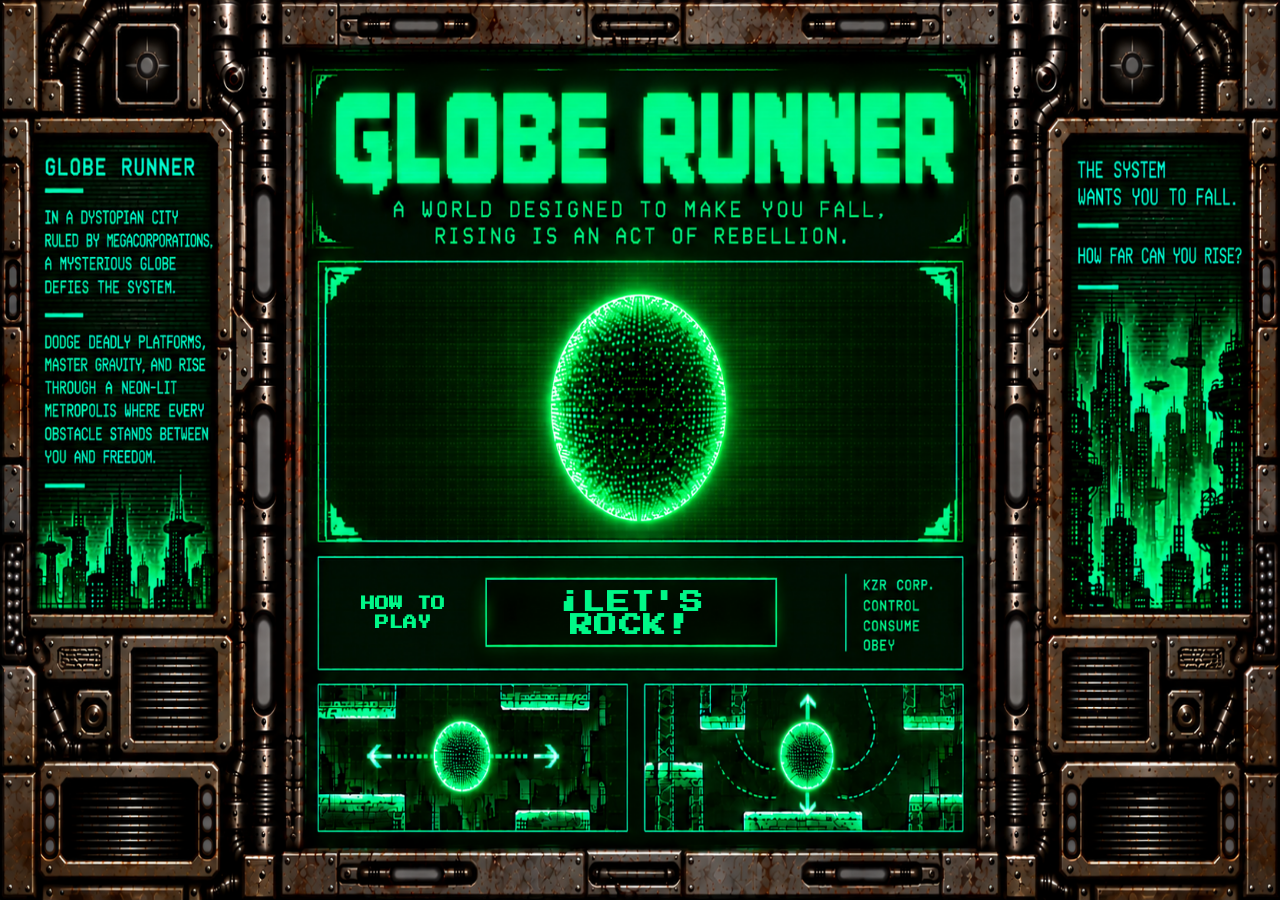
<file: index.html>
<!DOCTYPE html>
<html lang="en">
<head>
  <meta charset="UTF-8">
  <meta http-equiv="X-UA-Compatible" content="IE=edge">
  <meta name="viewport" content="width=device-width, initial-scale=1.0">
  <title></title>
  <link rel="stylesheet" href="./styles/style.css">
</head>
<body>

  <div id="start-screen" class="container">
    <img
      id="start-screen-image"
      src="./images/50542cc8-caf4-4ffd-ada8-f555c68ae277.png"
      alt="Globe Runner start screen"
    >
    <button id="start-btn">¡LET'S ROCK!</button>
    <button id="options-btn">HOW TO<br>PLAY</button>
  </div>

  <div id="game-screen" class="container">
    <p class="game-score game-timer" aria-label="Time"><span id="timer">0.0</span></p>
    <p class="game-score game-points" aria-label="Score"><span id="score">0</span></p>
    <div id="game-viewport">
      <div id="game-box">
        <div id="game-area"></div>
      </div>
    </div>
  </div>

  <div id="game-over-screen" class="container">
    <div class="game-over-artwork">
      <img
        id="game-over-image"
        src="./images/76632359-071a-4290-8ae2-e48b4ac8aad2.png"
        alt="Game over: captured by the corporation"
      >
      <span class="game-over-time-label">TIME</span>
      <p class="game-score game-over-timer"><span id="final-time">0.0</span></p>
      <span class="game-over-score-label">SCORE</span>
      <p class="game-score game-over-points"><span id="final-score">0</span></p>
      <button id="restart-btn"><span class="restart-line">RESTART</span><span class="restart-line">GAME</span></button>
    </div>
  </div>

  <script src="./js/main.js"></script>
  <script src="./js/player.js"></script>
  <script src="./js/enemies.js"></script>
  <script src="./js/pickup.js"></script>
  <script src="./js/laser.js"></script>

</body>
</html>
</file>
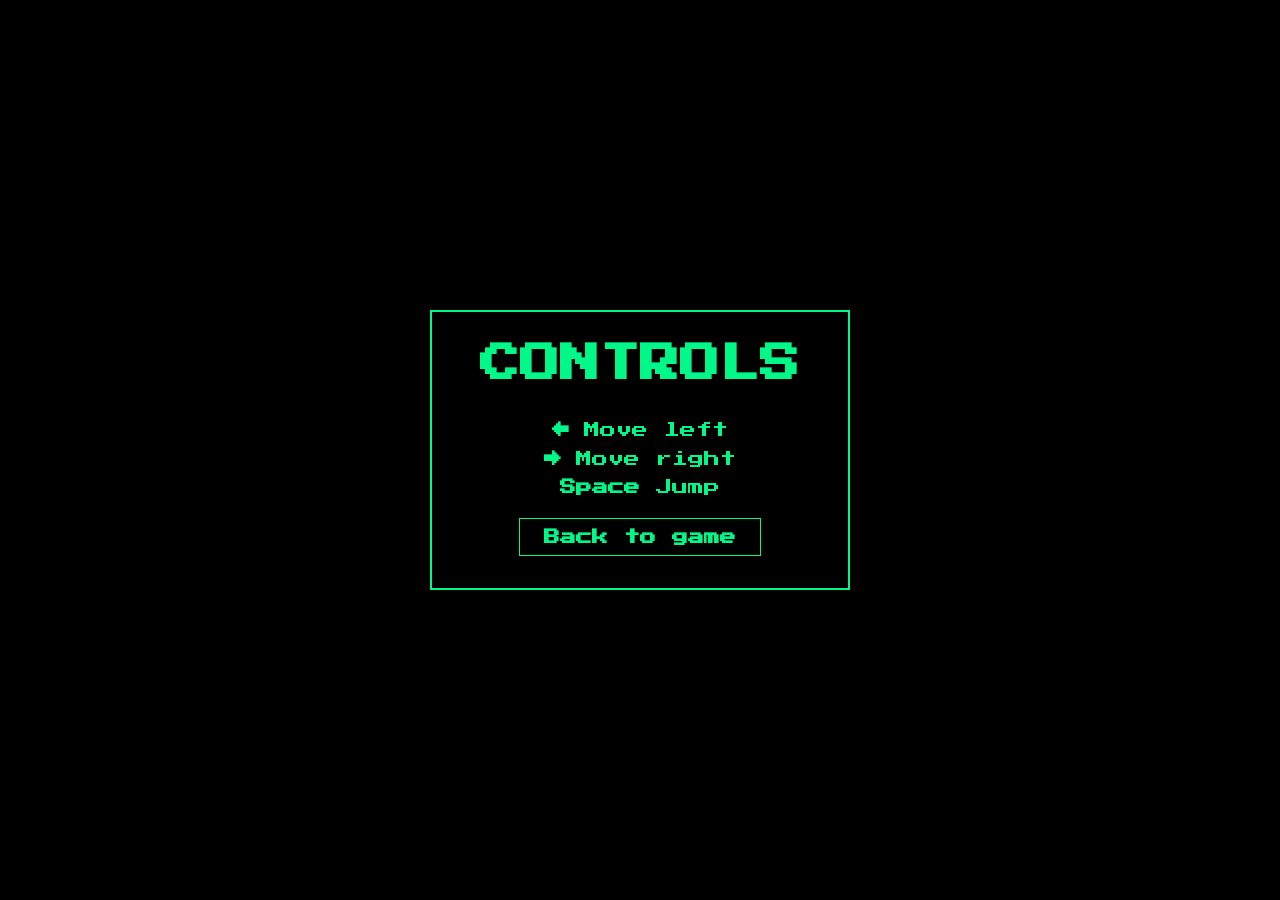
<file: options.html>
<!DOCTYPE html>
<html lang="en">
<head>
  <meta charset="UTF-8">
  <meta name="viewport" content="width=device-width, initial-scale=1.0">
  <title>How to Play</title>
  <link rel="stylesheet" href="./styles/style.css">
</head>
<body>
  <main id="options-page">
    <section class="options-panel">
      <h1>CONTROLS</h1>
      <ul class="game-controls">
        <li><kbd>←</kbd> Move left</li>
        <li><kbd>→</kbd> Move right</li>
        <li><kbd>Space</kbd> Jump</li>
      </ul>
      <a class="options-back" href="./index.html">Back to game</a>
    </section>
  </main>
</body>
</html>
</file>
<file: styles/style.css>
/* Font and general styles */
@font-face {
  font-family: "Press Start 2P";
  src: url("../fonts/PressStart2P.ttf") format("truetype");
  font-display: swap;
}

body {
  margin: 0;
  background-color: #000000;
  color: #f8fafc;
  font-family: "Press Start 2P", monospace;
}

button {
  background-color: #38bff800;
  color: #00f888;
  padding: 14px 24px;
  font-size: 18px;
  margin-top: 16px;
  border: none;
  border-radius: 999px;
  cursor: pointer;
  box-shadow: 0 8px 16px rgba(0, 0, 0, 0.2);
}

button:hover {
  background-color: #0d7531;
}

/* Instructions screen */
#options-page {
  position: fixed;
  inset: 0;
  display: flex;
  justify-content: center;
  align-items: center;
  margin: 0;
  padding: 24px;
  box-sizing: border-box;
}

.options-panel {
  width: min(420px, 100%);
  max-height: 90dvh;
  padding: 32px;
  border: 2px solid #00f888;
  box-sizing: border-box;
  overflow-y: auto;
  text-align: center;
  font-family: "Press Start 2P", monospace;
  color: #00f888;
}

.options-panel h1 {
  margin: 0 0 32px;
  font-size: clamp(24px, 6vw, 40px);
}

.game-controls {
  padding: 0;
  list-style: none;
  line-height: 1.8;
}

.game-controls kbd {
  font: inherit;
  font-weight: 700;
}

.options-back {
  display: inline-block;
  padding: 10px 24px;
  border: 1px solid #00f888;
  color: #00f888;
  font-weight: 700;
  text-decoration: none;
}

.options-back:hover {
  background-color: #0d7531;
}

/* Shared screen container */
.container {
  display: flex;
  flex-direction: column;
  justify-content: center;
  align-items: center;
  margin: 50px;
  padding: 20px;
}

/* Start screen and its buttons */
#start-screen {
  position: fixed;
  inset: 0;
  z-index: 0;
  margin: 0;
  padding: 0;
  overflow: hidden;
}

#start-screen-image {
  position: absolute;
  top: 50%;
  left: 50%;
  z-index: -1;
  width: 100vw;
  height: 100dvh;
  transform: translate(-50%, -50%);
  object-fit: fill;
  object-position: center;
}

#start-btn {
  position: absolute;
  top: 68.3%;
  left: 49.3%;
  width: 22.8%;
  height: 7.5%;
  box-sizing: border-box;
  padding: 0 4px;
  font-family: "Press Start 2P", monospace;
  font-size: clamp(10px, 1.8vw, 24px);
  font-weight: 700;
  letter-spacing: 0.06em;
  color: #00f888;
  border: 0;
  border-radius: 0;
  margin-top: 0;
  transform: translate(-50%, -50%);
  z-index: 1;
}

#start-btn:hover {
  background-color: rgba(0, 117, 49, 0.7);
}

#options-btn {
  position: absolute;
  top: 68.3%;
  left: 31.5%;
  width: 11.5%;
  box-sizing: border-box;
  height: 7.5%;
  display: flex;
  flex-direction: column;
  align-items: center;
  justify-content: center;
  padding: 0 4px;
  font-family: "Press Start 2P", monospace;
  font-size: clamp(8px, 1.1vw, 15px);
  font-weight: 700;
  line-height: 1.4;
  color: #00f888;
  background: transparent;
  border: none;
  border-radius: 0;
  box-shadow: none;
  margin-top: 0;
  transform: translate(-50%, -50%);
  z-index: 1;
}

#options-btn:hover {
  background-color: rgba(0, 117, 49, 0.7);
}

/* Game area and interface elements */
#game-viewport {
  position: absolute;
  inset: 0;
  display: flex;
  justify-content: center;
  align-items: stretch;
  overflow: hidden;
  border-radius: 0;
}

.game-score {
  margin: 0 0 12px;
  font-size: 20px;
  font-weight: 600;
}

#game-screen {
  position: fixed;
  inset: 0;
  height: 100vh;
  height: 100dvh;
  margin: 0;
  padding: 0;
  background-color: #000000;
}

#game-screen .game-score {
  position: absolute;
  top: 93.1%;
  z-index: 3;
  display: flex;
  width: 10vw;
  height: 5.5vh;
  align-items: center;
  justify-content: center;
  margin: 0;
  transform: translate(-50%, -50%);
  color: #00f888;
  font-family: "Press Start 2P", monospace;
  font-size: clamp(14px, 2vw, 30px);
  font-weight: 700;
  line-height: 1;
  white-space: nowrap;
}

#game-screen .game-timer {
  left: 90%;
}

#game-screen .game-points {
  left: 9.94%;
}

/* Game frame and area where the player and enemies move */
#game-box {
  background-color: #000000;
  background-image: url("../images/354dc84f-f7f5-404c-a75c-e9730b5318e4.png");
  background-size: 100% 100%;
  background-position: center;
  background-repeat: no-repeat;
  box-sizing: border-box;
  flex: 1;
  align-self: stretch;
  width: 100%;
  height: 100%;
  min-height: 0;

  position: relative; /* allows us to position inner elements (absolute) related the the game-box */
  overflow: hidden;
  user-select: none; /* prevents elements inside the game-box to be highlighted. This improves the user experience for click events on the game-box */
  
  border: 50% solid #f8fafc;
  border-radius: 0;
  box-shadow: 0 12px 30px rgba(0, 0, 0, 0.35);
}

#game-area {
  position: absolute;
  top: 6%;
  right: 23.5%;
  bottom: 6.5%;
  left: 24%;
  overflow: hidden;
}

#game-area::after {
  content: "";
  position: absolute;
  left: 0;
  right: 0;
  bottom: var(--floor-rise, 0%);
  height: max(3px, 0.4vw);
  background: rgb(255, 30, 30);
  box-shadow: 0 0 6px 2px rgba(255, 30, 30, 0.9), 0 0 18px 6px rgba(255, 30, 30, 0.5);
  z-index: 2;
}

#game-area .enemy,
#game-area .player {
  z-index: 1;
}

#game-box * {
  pointer-events: none; /* prevents elements in the game-box to be dragged. This improves the user experience for click events on the game-box  */
}

/* Hide game screens until they are needed */
#game-screen, #game-over-screen{
  display: none;
}

/* Game over screen and results */
#game-over-screen {
  position: fixed;
  inset: 0;
  z-index: 2;
  margin: 0;
  padding: 0;
  overflow: hidden;
  background-color: #000000;
}

.game-over-artwork {
  position: relative;
  width: 100vw;
  height: 100dvh;
  flex: none;
}

#game-over-image {
  display: block;
  width: 100%;
  height: 100%;
  object-fit: fill;
}

#game-over-screen .game-score {
  position: absolute;
  top: 89%;
  z-index: 1;
  margin: 0;
  color: #00f888;
  font-family: "Press Start 2P", monospace;
  font-size: clamp(14px, 2.2vw, 32px);
  font-weight: 700;
  transform: translate(-50%, -50%);
}

.game-over-timer,
.game-over-time-label {
  position: absolute;
  left: 33%;
  z-index: 1;
  color: #00f888;
  font-family: "Press Start 2P", monospace;
  transform: translate(-50%, -50%);
}

.game-over-time-label {
  top: 81.5%;
  font-size: clamp(10px, 1.4vw, 20px);
  font-weight: 700;
  letter-spacing: 0.08em;
}

#game-over-screen .game-over-timer {
  top: 89%;
}

.game-over-score-label,
.game-over-points {
  position: absolute;
  left: 67%;
  z-index: 1;
  color: #00f888;
  font-family: "Press Start 2P", monospace;
  transform: translate(-50%, -50%);
}

.game-over-score-label {
  top: 81.5%;
  font-size: clamp(10px, 1.4vw, 20px);
  font-weight: 700;
  letter-spacing: 0.08em;
}

#game-over-screen .game-over-points {
  top: 89%;
  font-size: clamp(14px, 2.2vw, 32px);
  font-weight: 700;
}

#restart-btn {
  position: absolute;
  top: 86%;
  left: 50%;
  z-index: 1;
  display: flex;
  width: 17%;
  height: 13%;
  flex-direction: column;
  align-items: center;
  justify-content: center;
  gap: 0.6em;
  margin: 0;
  padding: 0;
  color: #00f888;
  font-family: "Press Start 2P", monospace;
  font-size: clamp(8px, 1.2vw, 16px);
  font-weight: 700;
  letter-spacing: 0.06em;
  line-height: 1.4;
  transform: translate(-50%, -50%);
  border: 0;
  border-radius: 0;
  box-shadow: none;
  background: transparent;
}

.restart-line {
  position: static;
}

#restart-btn:hover {
  background-color: #0d7531;
}
</file>
